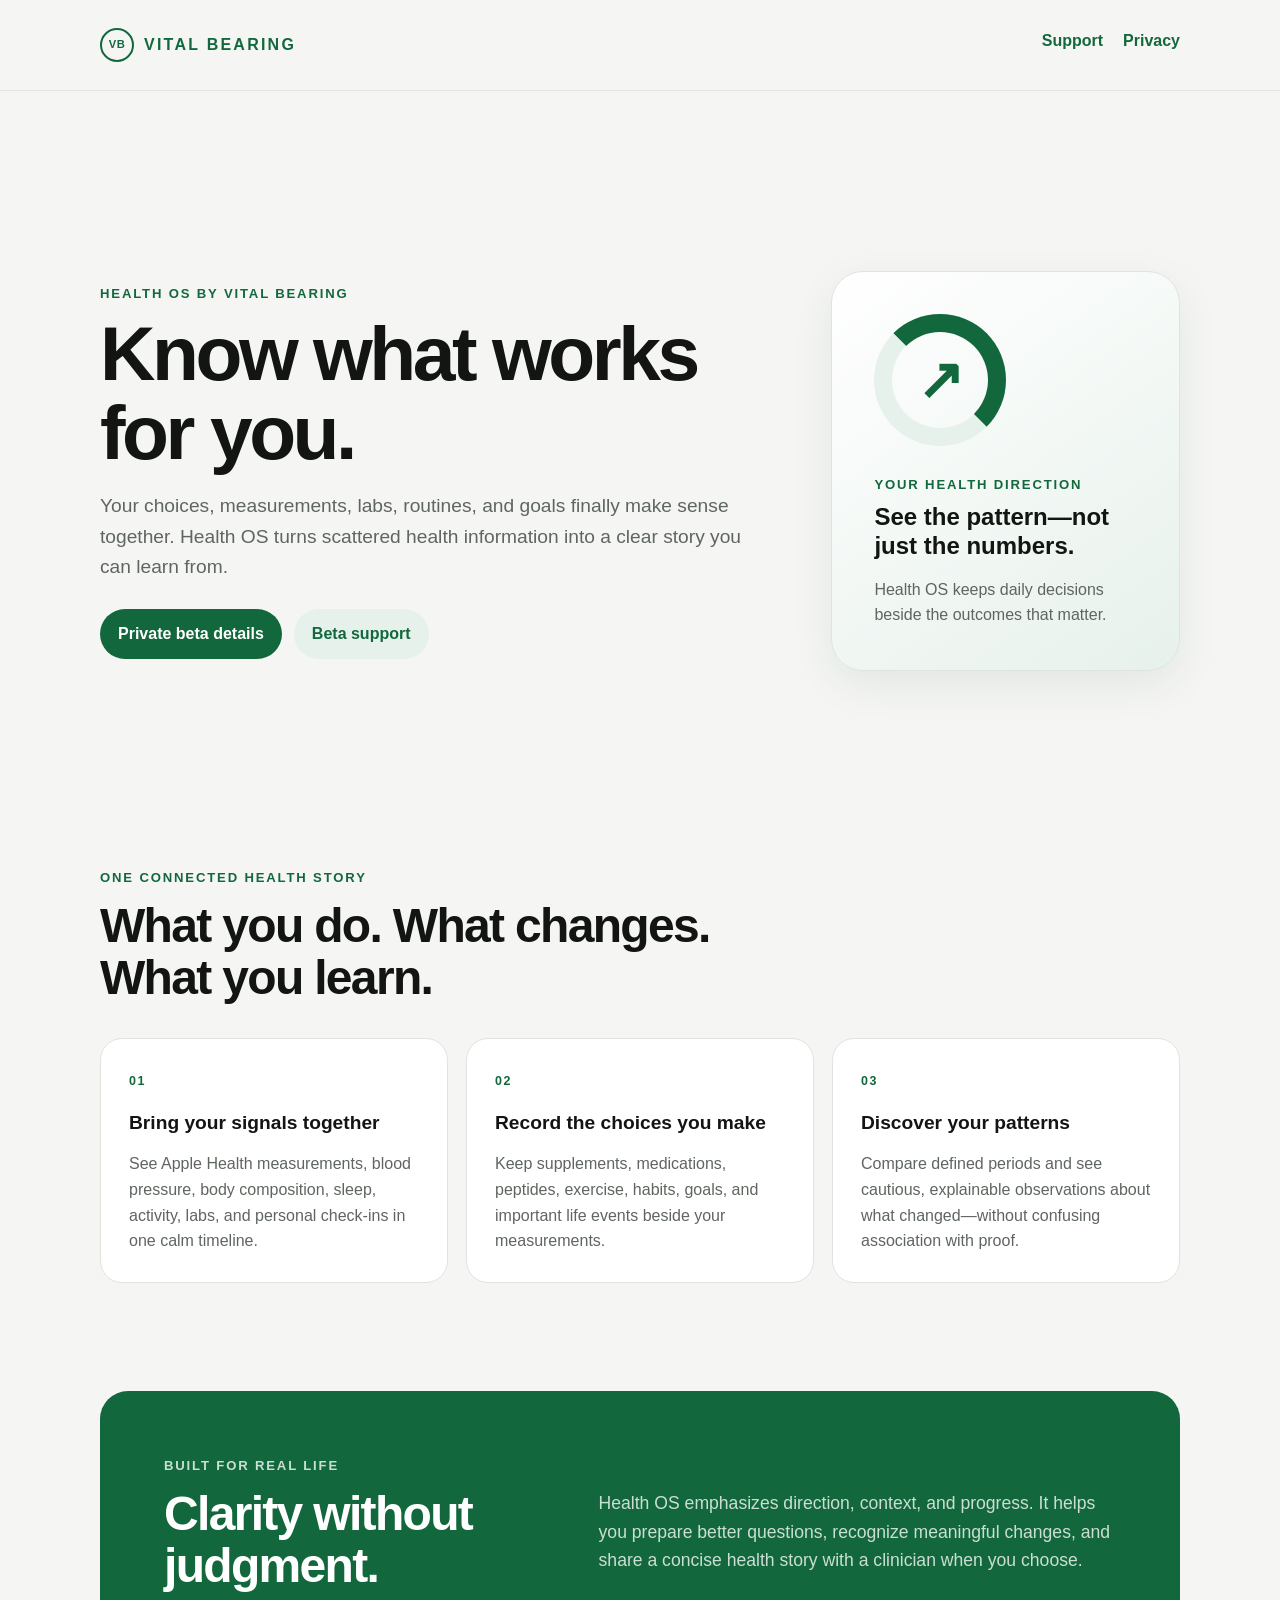
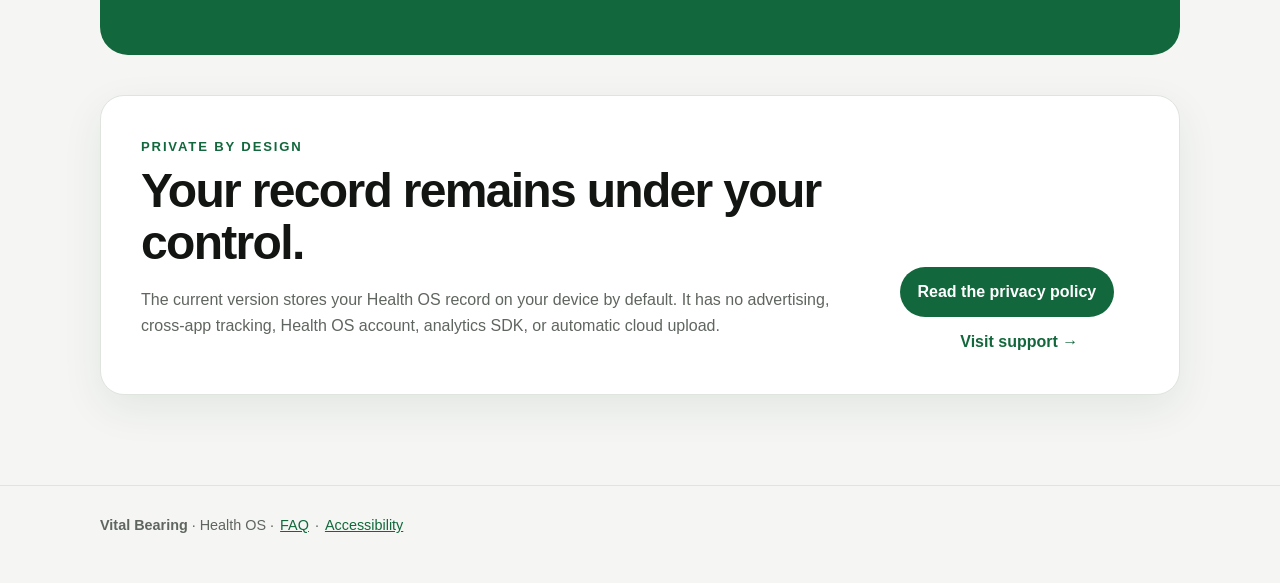
<file: index.html>
<!doctype html>
<html lang="en">
<head>
  <meta charset="utf-8">
  <meta name="viewport" content="width=device-width, initial-scale=1">
  <meta name="referrer" content="no-referrer">
  <meta http-equiv="Content-Security-Policy" content="default-src 'self'; style-src 'self'; img-src 'self' data:; object-src 'none'; base-uri 'self'; form-action 'none'">
  <meta name="description" content="Vital Bearing helps you connect daily health choices with measurements, labs, routines, and outcomes through Health OS.">
  <meta name="theme-color" content="#12683c">
  <meta property="og:type" content="website">
  <meta property="og:title" content="Vital Bearing · Know what works for you">
  <meta property="og:description" content="Connect your daily health choices with measurements, labs, routines, and outcomes through Health OS.">
  <meta property="og:url" content="https://vitalbearing.com/">
  <meta name="twitter:card" content="summary">
  <meta name="application-name" content="Vital Bearing">
  <meta name="apple-mobile-web-app-title" content="Vital Bearing">
  <link rel="canonical" href="https://vitalbearing.com/">
  <link rel="icon" href="icon.svg" type="image/svg+xml">
  <link rel="manifest" href="site.webmanifest">
  <title>Vital Bearing · Know what works for you</title>
  <link rel="stylesheet" href="styles.css">
</head>
<body>
  <a class="skip-link" href="#main-content">Skip to content</a>
  <header>
    <div class="shell">
      <a class="brand" href="index.html"><span class="brand-mark" aria-hidden="true">VB</span><span>VITAL BEARING</span></a>
      <nav aria-label="Main navigation">
        <a href="support.html">Support</a>
        <a href="privacy.html">Privacy</a>
      </nav>
    </div>
  </header>
  <main class="shell" id="main-content">
    <section class="hero">
      <div>
        <div class="eyebrow">Health OS by Vital Bearing</div>
        <h1>Know what works for you.</h1>
        <p class="lead">Your choices, measurements, labs, routines, and goals finally make sense together. Health OS turns scattered health information into a clear story you can learn from.</p>
        <div class="actions">
          <a class="button" href="support.html#beta-access">Private beta details</a>
          <a class="button secondary" href="support.html">Beta support</a>
        </div>
      </div>
      <div class="bearing-card" aria-label="Health OS direction summary example">
        <div class="bearing-ring"><span>↗</span></div>
        <div>
          <div class="eyebrow">Your health direction</div>
          <strong>See the pattern—not just the numbers.</strong>
          <p>Health OS keeps daily decisions beside the outcomes that matter.</p>
        </div>
      </div>
    </section>

    <section class="section-block" aria-labelledby="connect-heading">
      <div class="eyebrow">One connected health story</div>
      <h2 id="connect-heading">What you do. What changes. What you learn.</h2>
      <div class="feature-grid">
        <article class="feature-card">
          <span class="feature-number">01</span>
          <h3>Bring your signals together</h3>
          <p>See Apple Health measurements, blood pressure, body composition, sleep, activity, labs, and personal check-ins in one calm timeline.</p>
        </article>
        <article class="feature-card">
          <span class="feature-number">02</span>
          <h3>Record the choices you make</h3>
          <p>Keep supplements, medications, peptides, exercise, habits, goals, and important life events beside your measurements.</p>
        </article>
        <article class="feature-card">
          <span class="feature-number">03</span>
          <h3>Discover your patterns</h3>
          <p>Compare defined periods and see cautious, explainable observations about what changed—without confusing association with proof.</p>
        </article>
      </div>
    </section>

    <section class="story-panel">
      <div>
        <div class="eyebrow">Built for real life</div>
        <h2>Clarity without judgment.</h2>
      </div>
      <p>Health OS emphasizes direction, context, and progress. It helps you prepare better questions, recognize meaningful changes, and share a concise health story with a clinician when you choose.</p>
    </section>

    <section class="card privacy-card">
      <div>
        <div class="eyebrow">Private by design</div>
        <h2>Your record remains under your control.</h2>
        <p>The current version stores your Health OS record on your device by default. It has no advertising, cross-app tracking, Health OS account, analytics SDK, or automatic cloud upload.</p>
      </div>
      <div class="actions">
        <a class="button" href="privacy.html">Read the privacy policy</a>
        <a class="text-link" href="support.html">Visit support <span aria-hidden="true">→</span></a>
      </div>
    </section>
  </main>
  <footer><div class="shell"><strong>Vital Bearing</strong> · Health OS · <a href="faq.html">FAQ</a> · <a href="accessibility.html">Accessibility</a></div></footer>
</body>
</html>
</file>
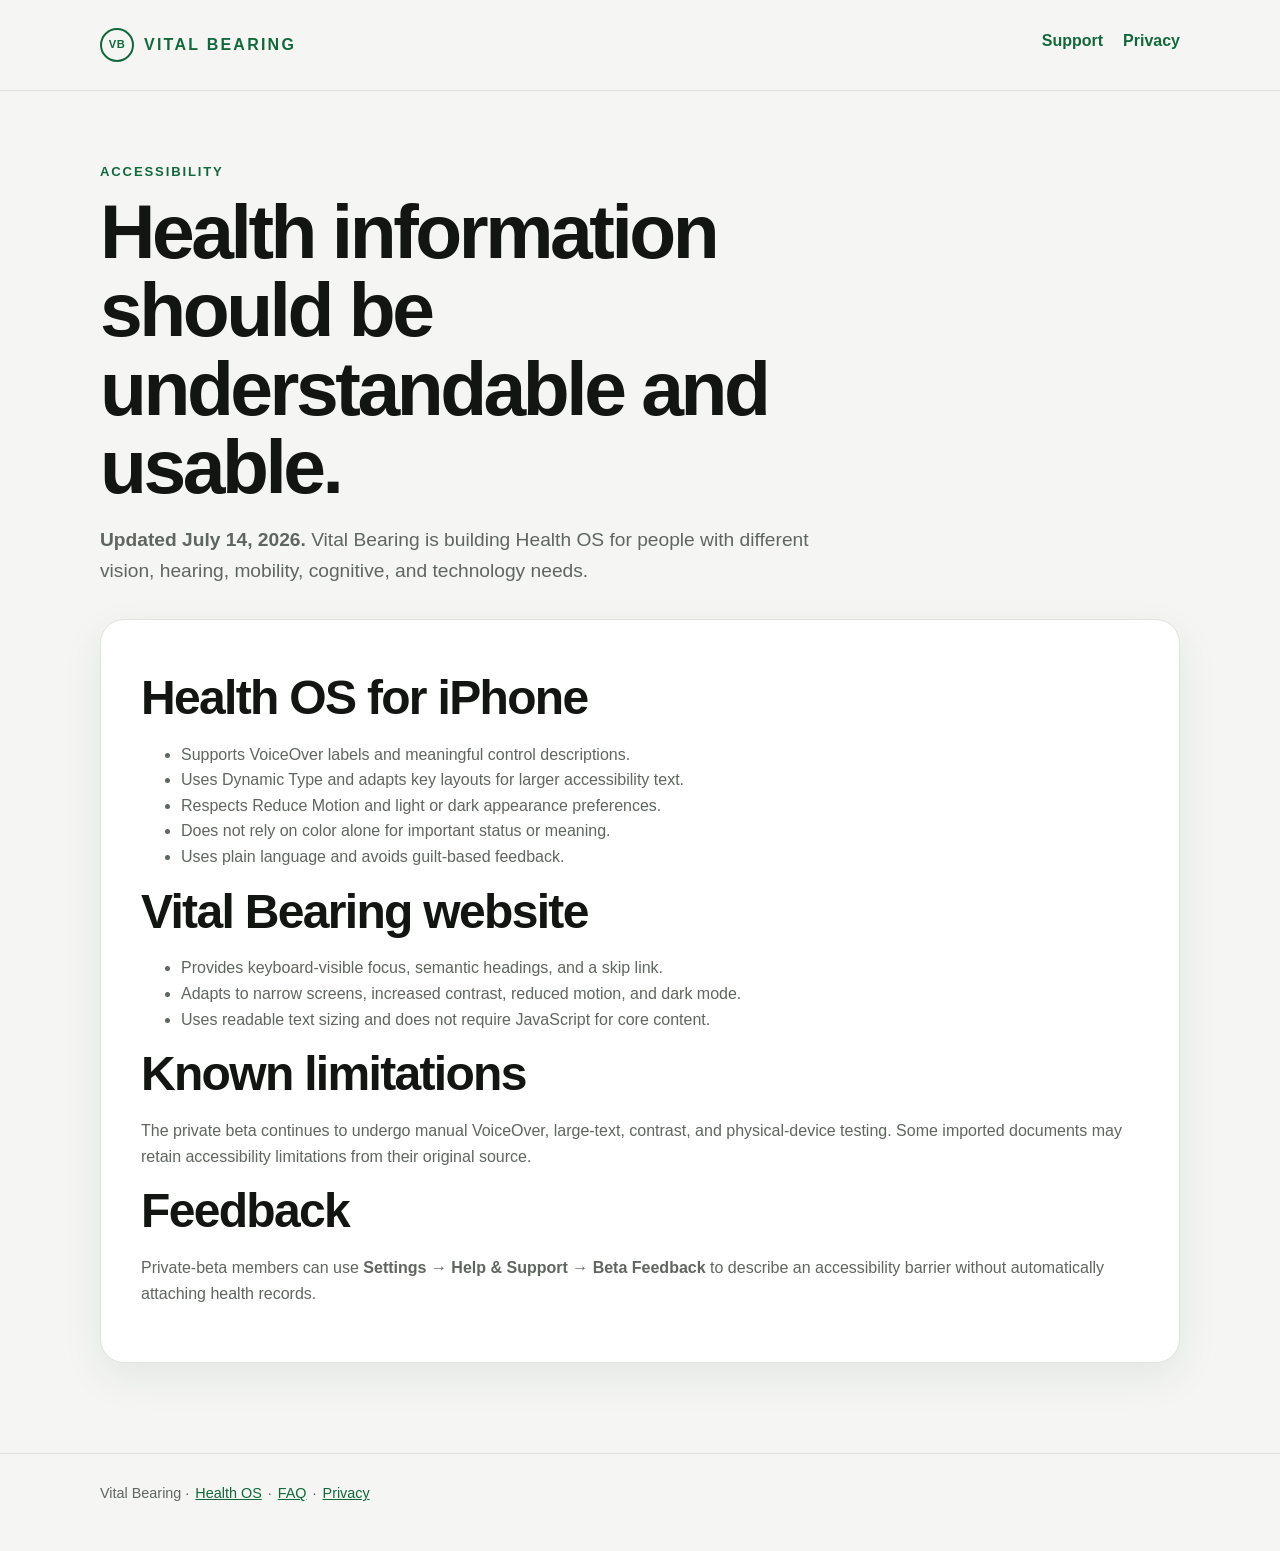
<file: accessibility.html>
<!doctype html>
<html lang="en">
<head>
  <meta charset="utf-8">
  <meta name="viewport" content="width=device-width, initial-scale=1">
  <meta name="referrer" content="no-referrer">
  <meta http-equiv="Content-Security-Policy" content="default-src 'self'; style-src 'self'; img-src 'self' data:; object-src 'none'; base-uri 'self'; form-action 'none'">
  <meta name="description" content="Vital Bearing accessibility statement for Health OS and its public website.">
  <meta name="theme-color" content="#12683c">
  <link rel="canonical" href="https://vitalbearing.com/accessibility.html">
  <link rel="icon" href="icon.svg" type="image/svg+xml">
  <link rel="manifest" href="site.webmanifest">
  <title>Accessibility · Vital Bearing</title>
  <link rel="stylesheet" href="styles.css">
</head>
<body>
  <a class="skip-link" href="#main-content">Skip to content</a>
  <header>
    <div class="shell">
      <a class="brand" href="index.html"><span class="brand-mark" aria-hidden="true">VB</span> VITAL BEARING</a>
      <nav aria-label="Main navigation"><a href="support.html">Support</a><a href="privacy.html">Privacy</a></nav>
    </div>
  </header>
  <main class="shell" id="main-content">
    <div class="eyebrow">Accessibility</div>
    <h1>Health information should be understandable and usable.</h1>
    <p class="lead"><strong>Updated July 14, 2026.</strong> Vital Bearing is building Health OS for people with different vision, hearing, mobility, cognitive, and technology needs.</p>

    <article class="card">
      <h2>Health OS for iPhone</h2>
      <ul>
        <li>Supports VoiceOver labels and meaningful control descriptions.</li>
        <li>Uses Dynamic Type and adapts key layouts for larger accessibility text.</li>
        <li>Respects Reduce Motion and light or dark appearance preferences.</li>
        <li>Does not rely on color alone for important status or meaning.</li>
        <li>Uses plain language and avoids guilt-based feedback.</li>
      </ul>

      <h2>Vital Bearing website</h2>
      <ul>
        <li>Provides keyboard-visible focus, semantic headings, and a skip link.</li>
        <li>Adapts to narrow screens, increased contrast, reduced motion, and dark mode.</li>
        <li>Uses readable text sizing and does not require JavaScript for core content.</li>
      </ul>

      <h2>Known limitations</h2>
      <p>The private beta continues to undergo manual VoiceOver, large-text, contrast, and physical-device testing. Some imported documents may retain accessibility limitations from their original source.</p>

      <h2>Feedback</h2>
      <p>Private-beta members can use <strong>Settings → Help &amp; Support → Beta Feedback</strong> to describe an accessibility barrier without automatically attaching health records.</p>
    </article>
  </main>
  <footer><div class="shell">Vital Bearing · <a href="index.html">Health OS</a> · <a href="faq.html">FAQ</a> · <a href="privacy.html">Privacy</a></div></footer>
</body>
</html>
</file>
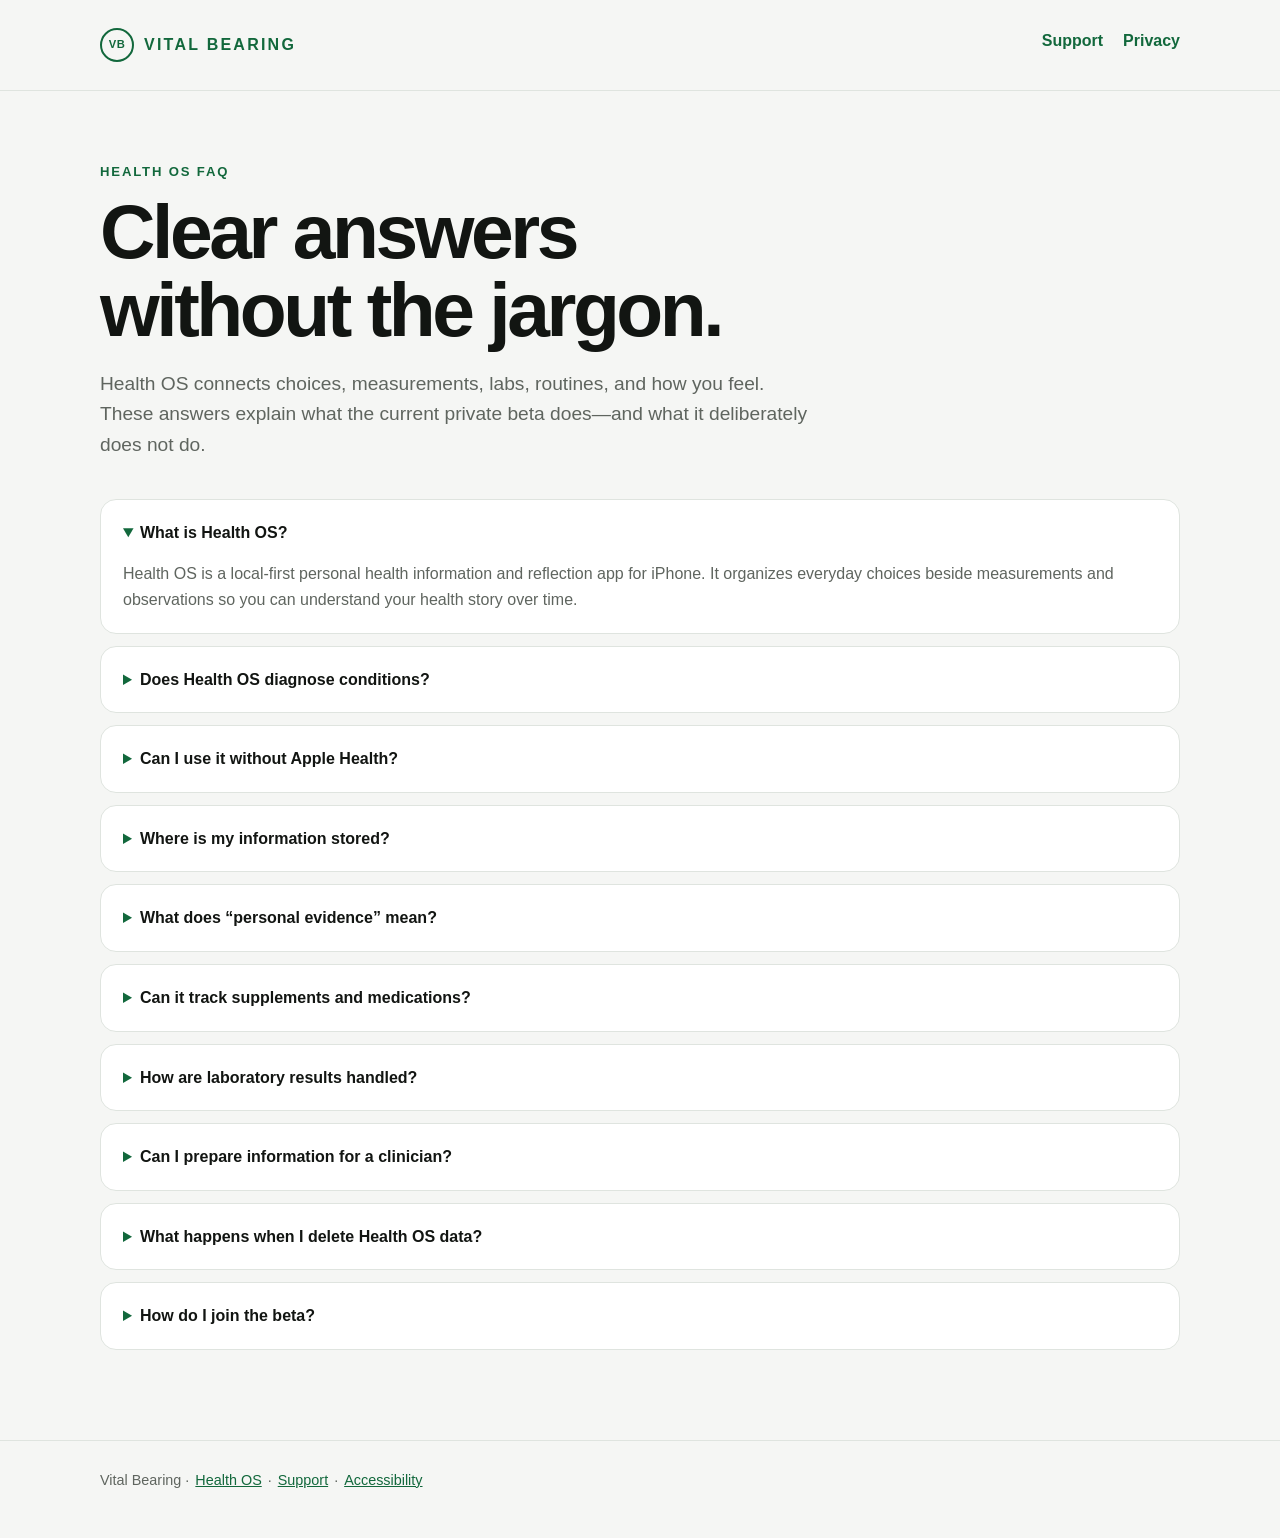
<file: faq.html>
<!doctype html>
<html lang="en">
<head>
  <meta charset="utf-8">
  <meta name="viewport" content="width=device-width, initial-scale=1">
  <meta name="referrer" content="no-referrer">
  <meta http-equiv="Content-Security-Policy" content="default-src 'self'; style-src 'self'; img-src 'self' data:; object-src 'none'; base-uri 'self'; form-action 'none'">
  <meta name="description" content="Frequently asked questions about Health OS and Vital Bearing.">
  <meta name="theme-color" content="#12683c">
  <link rel="canonical" href="https://vitalbearing.com/faq.html">
  <link rel="icon" href="icon.svg" type="image/svg+xml">
  <link rel="manifest" href="site.webmanifest">
  <title>Frequently Asked Questions · Health OS</title>
  <link rel="stylesheet" href="styles.css">
</head>
<body>
  <a class="skip-link" href="#main-content">Skip to content</a>
  <header>
    <div class="shell">
      <a class="brand" href="index.html"><span class="brand-mark" aria-hidden="true">VB</span> VITAL BEARING</a>
      <nav aria-label="Main navigation"><a href="support.html">Support</a><a href="privacy.html">Privacy</a></nav>
    </div>
  </header>
  <main class="shell" id="main-content">
    <div class="eyebrow">Health OS FAQ</div>
    <h1>Clear answers without the jargon.</h1>
    <p class="lead">Health OS connects choices, measurements, labs, routines, and how you feel. These answers explain what the current private beta does—and what it deliberately does not do.</p>

    <section class="faq-list" aria-label="Frequently asked questions">
      <details open><summary>What is Health OS?</summary><p>Health OS is a local-first personal health information and reflection app for iPhone. It organizes everyday choices beside measurements and observations so you can understand your health story over time.</p></details>
      <details><summary>Does Health OS diagnose conditions?</summary><p>No. Health OS does not diagnose, prescribe, provide emergency care, or replace a qualified healthcare professional.</p></details>
      <details><summary>Can I use it without Apple Health?</summary><p>Yes. Apple Health is optional. You can still record goals, routines, interventions, laboratory results, check-ins, measurements, and clinician-visit notes manually.</p></details>
      <details><summary>Where is my information stored?</summary><p>The current beta stores the Health OS record on your device by default. There is no Health OS account, advertising system, analytics SDK, or automatic cloud upload.</p></details>
      <details><summary>What does “personal evidence” mean?</summary><p>Health OS compares defined periods in your own records and describes observed associations. It shows confidence and limitations and never presents an association as proof that one action caused a result.</p></details>
      <details><summary>Can it track supplements and medications?</summary><p>Yes. You can record supplements, medications, peptides, exercise, lifestyle changes, purposes, timing, and notes. Health OS does not recommend that you start or stop treatment.</p></details>
      <details><summary>How are laboratory results handled?</summary><p>You can enter results manually or review supported text-based imports before saving. You remain responsible for confirming names, values, units, dates, and reference ranges against the original report.</p></details>
      <details><summary>Can I prepare information for a clinician?</summary><p>Yes. Health OS can prepare a concise snapshot of the selected period. You decide what to include and whether to save, print, or share it.</p></details>
      <details><summary>What happens when I delete Health OS data?</summary><p>Deleting a Health OS record removes the app's copy. It does not delete source measurements in Apple Health. Exported backups remain wherever you previously saved them.</p></details>
      <details><summary>How do I join the beta?</summary><p>The beta is currently invitation-only through Apple TestFlight. If you received an invitation, open it on your iPhone and follow Apple's installation prompts.</p></details>
    </section>
  </main>
  <footer><div class="shell">Vital Bearing · <a href="index.html">Health OS</a> · <a href="support.html">Support</a> · <a href="accessibility.html">Accessibility</a></div></footer>
</body>
</html>
</file>
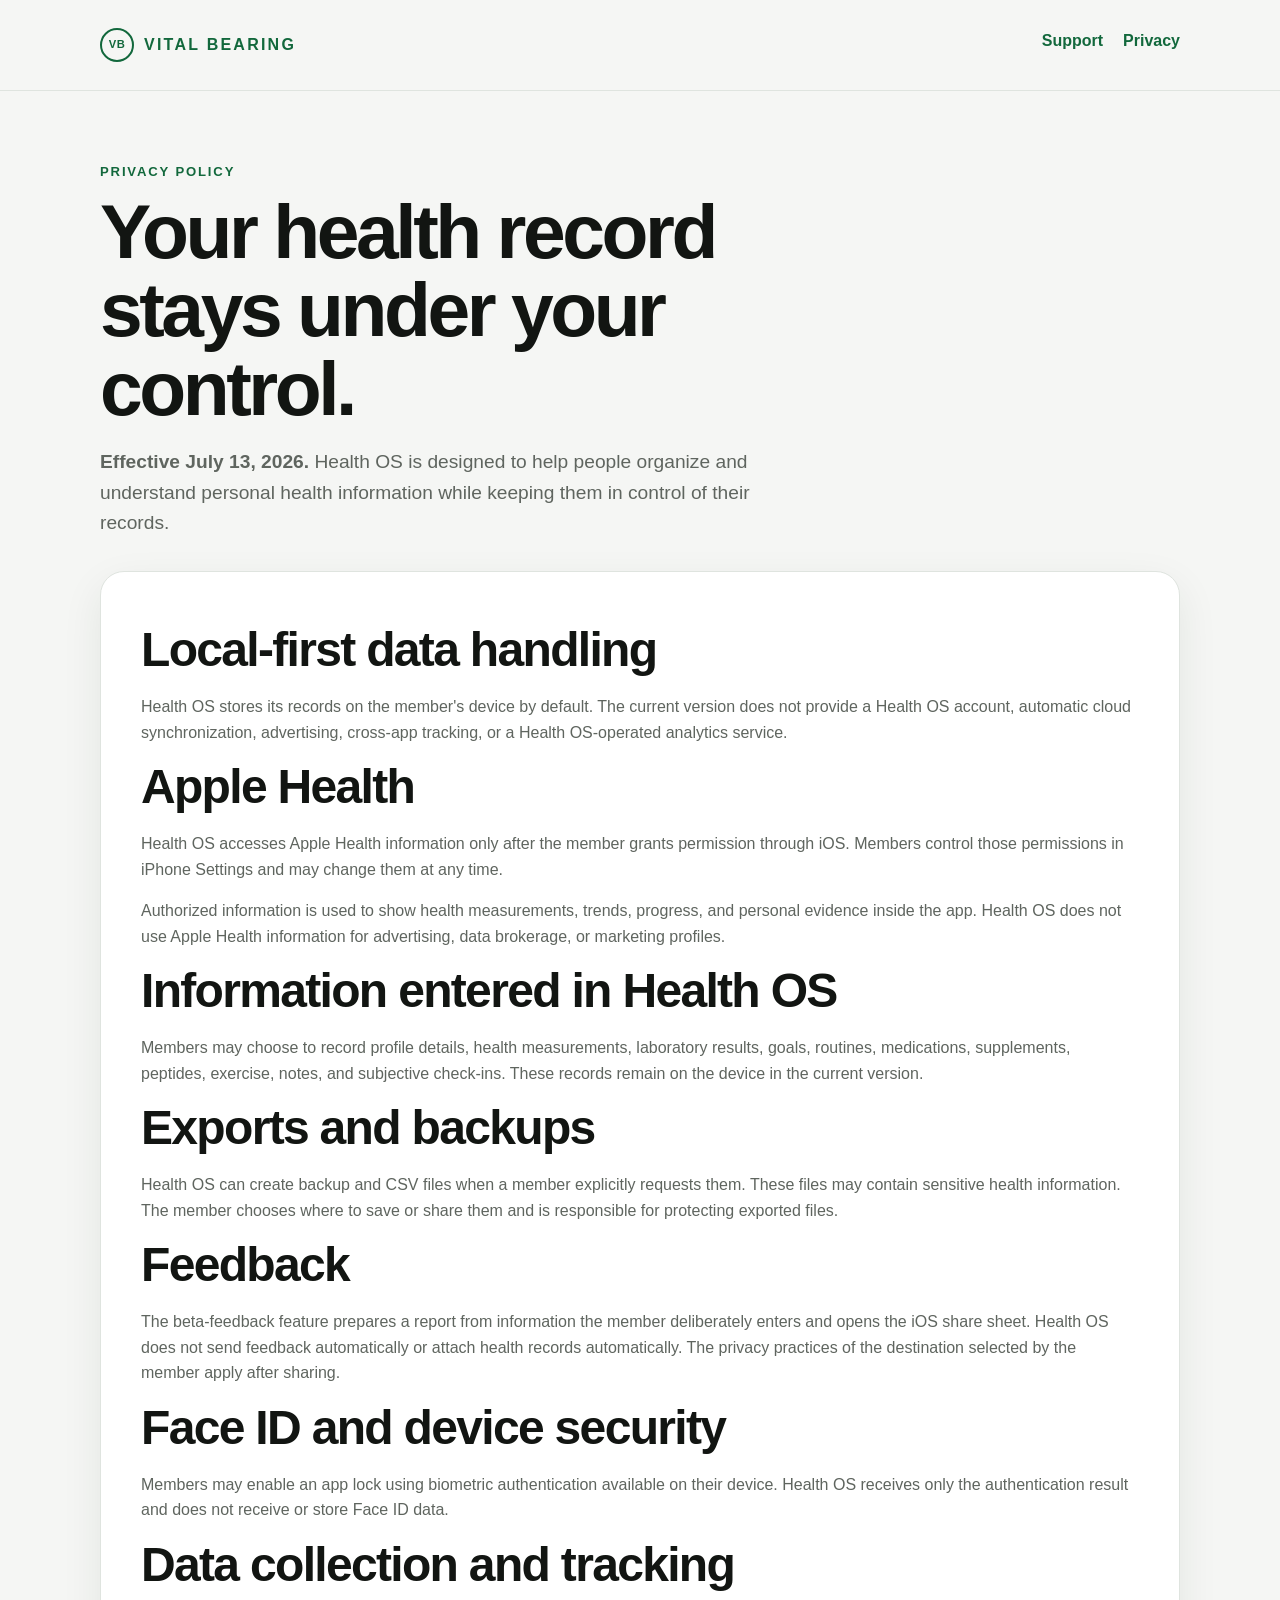
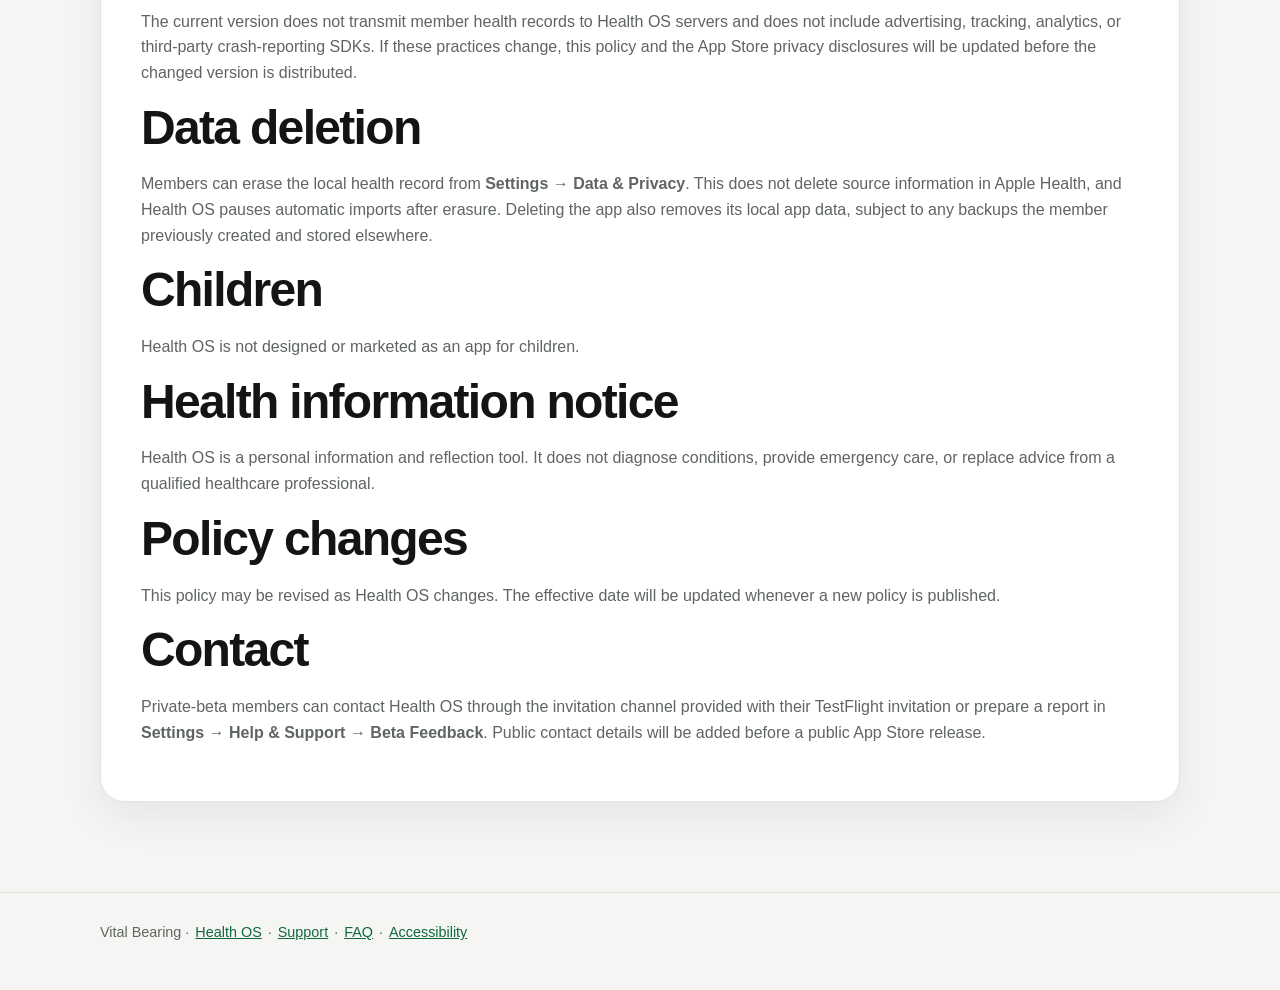
<file: privacy.html>
<!doctype html>
<html lang="en">
<head>
  <meta charset="utf-8">
  <meta name="viewport" content="width=device-width, initial-scale=1">
  <meta name="referrer" content="no-referrer">
  <meta http-equiv="Content-Security-Policy" content="default-src 'self'; style-src 'self'; img-src 'self' data:; object-src 'none'; base-uri 'self'; form-action 'none'">
  <meta name="description" content="Health OS privacy policy.">
  <meta name="theme-color" content="#12683c">
  <link rel="canonical" href="https://vitalbearing.com/privacy.html">
  <link rel="icon" href="icon.svg" type="image/svg+xml">
  <link rel="manifest" href="site.webmanifest">
  <title>Privacy Policy · Health OS</title>
  <link rel="stylesheet" href="styles.css">
</head>
<body>
  <a class="skip-link" href="#main-content">Skip to content</a>
  <header>
    <div class="shell">
      <a class="brand" href="index.html"><span class="brand-mark" aria-hidden="true">VB</span> VITAL BEARING</a>
      <nav aria-label="Main navigation"><a href="support.html">Support</a><a aria-current="page" href="privacy.html">Privacy</a></nav>
    </div>
  </header>
  <main class="shell" id="main-content">
    <div class="eyebrow">Privacy policy</div>
    <h1>Your health record stays under your control.</h1>
    <p class="lead"><strong>Effective July 13, 2026.</strong> Health OS is designed to help people organize and understand personal health information while keeping them in control of their records.</p>

    <article class="card">
      <h2>Local-first data handling</h2>
      <p>Health OS stores its records on the member's device by default. The current version does not provide a Health OS account, automatic cloud synchronization, advertising, cross-app tracking, or a Health OS-operated analytics service.</p>

      <h2>Apple Health</h2>
      <p>Health OS accesses Apple Health information only after the member grants permission through iOS. Members control those permissions in iPhone Settings and may change them at any time.</p>
      <p>Authorized information is used to show health measurements, trends, progress, and personal evidence inside the app. Health OS does not use Apple Health information for advertising, data brokerage, or marketing profiles.</p>

      <h2>Information entered in Health OS</h2>
      <p>Members may choose to record profile details, health measurements, laboratory results, goals, routines, medications, supplements, peptides, exercise, notes, and subjective check-ins. These records remain on the device in the current version.</p>

      <h2>Exports and backups</h2>
      <p>Health OS can create backup and CSV files when a member explicitly requests them. These files may contain sensitive health information. The member chooses where to save or share them and is responsible for protecting exported files.</p>

      <h2>Feedback</h2>
      <p>The beta-feedback feature prepares a report from information the member deliberately enters and opens the iOS share sheet. Health OS does not send feedback automatically or attach health records automatically. The privacy practices of the destination selected by the member apply after sharing.</p>

      <h2>Face ID and device security</h2>
      <p>Members may enable an app lock using biometric authentication available on their device. Health OS receives only the authentication result and does not receive or store Face ID data.</p>

      <h2>Data collection and tracking</h2>
      <p>The current version does not transmit member health records to Health OS servers and does not include advertising, tracking, analytics, or third-party crash-reporting SDKs. If these practices change, this policy and the App Store privacy disclosures will be updated before the changed version is distributed.</p>

      <h2>Data deletion</h2>
      <p>Members can erase the local health record from <strong>Settings → Data &amp; Privacy</strong>. This does not delete source information in Apple Health, and Health OS pauses automatic imports after erasure. Deleting the app also removes its local app data, subject to any backups the member previously created and stored elsewhere.</p>

      <h2>Children</h2>
      <p>Health OS is not designed or marketed as an app for children.</p>

      <h2>Health information notice</h2>
      <p>Health OS is a personal information and reflection tool. It does not diagnose conditions, provide emergency care, or replace advice from a qualified healthcare professional.</p>

      <h2>Policy changes</h2>
      <p>This policy may be revised as Health OS changes. The effective date will be updated whenever a new policy is published.</p>

      <h2>Contact</h2>
      <p>Private-beta members can contact Health OS through the invitation channel provided with their TestFlight invitation or prepare a report in <strong>Settings → Help &amp; Support → Beta Feedback</strong>. Public contact details will be added before a public App Store release.</p>
    </article>
  </main>
  <footer><div class="shell">Vital Bearing · <a href="index.html">Health OS</a> · <a href="support.html">Support</a> · <a href="faq.html">FAQ</a> · <a href="accessibility.html">Accessibility</a></div></footer>
</body>
</html>
</file>
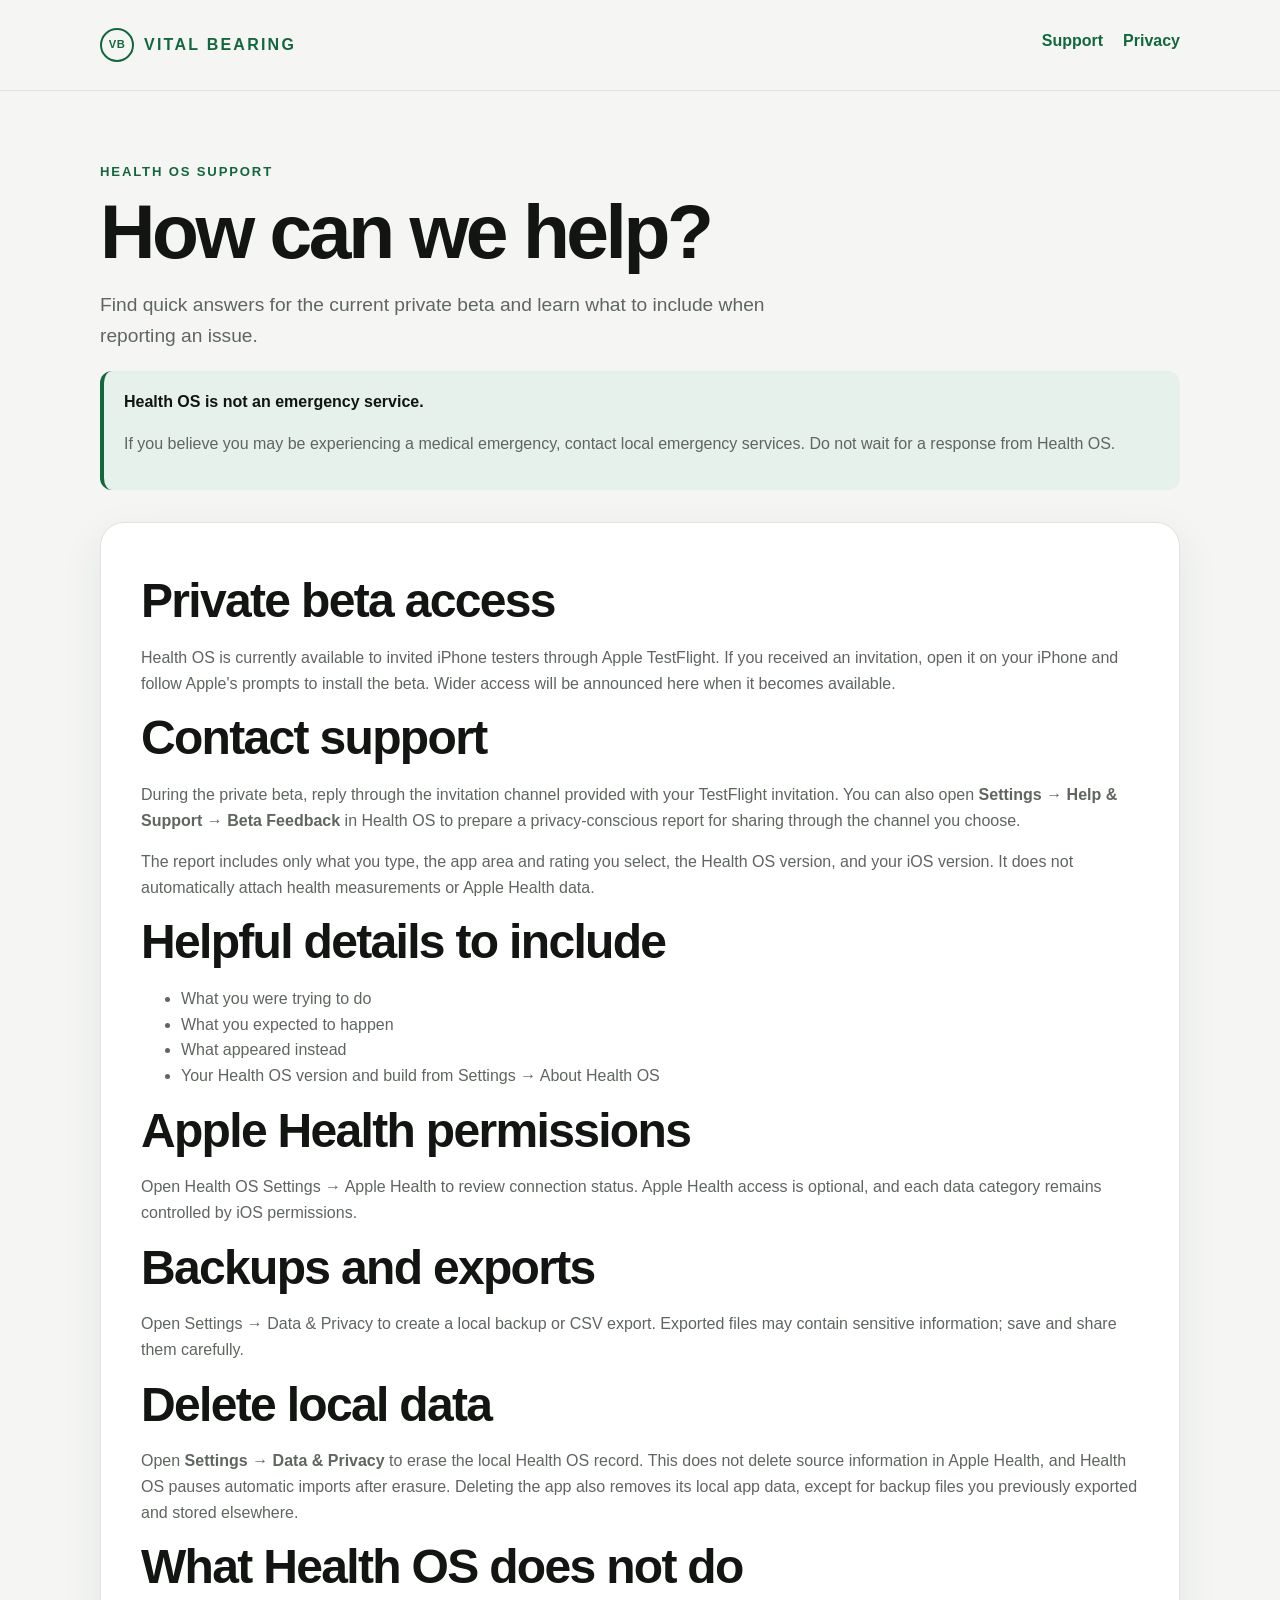
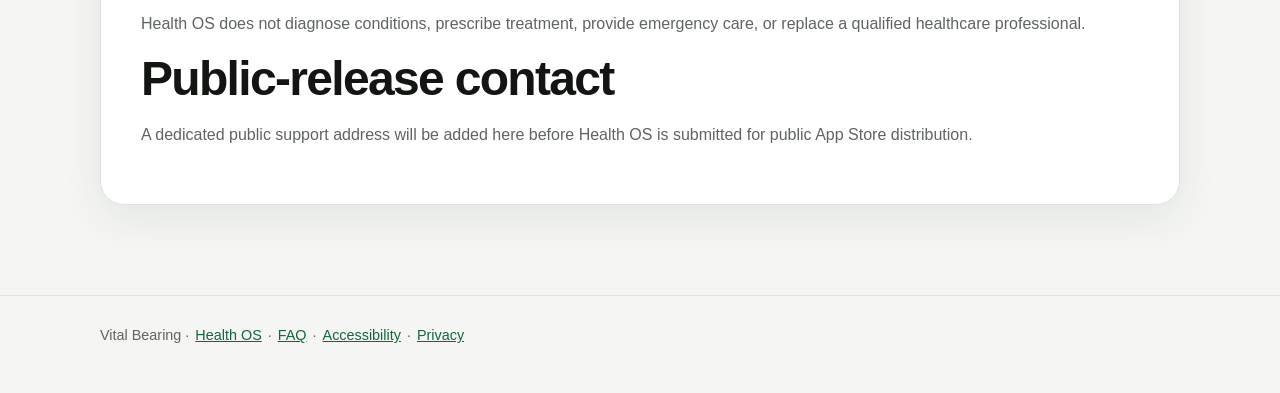
<file: support.html>
<!doctype html>
<html lang="en">
<head>
  <meta charset="utf-8">
  <meta name="viewport" content="width=device-width, initial-scale=1">
  <meta name="referrer" content="no-referrer">
  <meta http-equiv="Content-Security-Policy" content="default-src 'self'; style-src 'self'; img-src 'self' data:; object-src 'none'; base-uri 'self'; form-action 'none'">
  <meta name="description" content="Help and support for Health OS.">
  <meta name="theme-color" content="#12683c">
  <link rel="canonical" href="https://vitalbearing.com/support.html">
  <link rel="icon" href="icon.svg" type="image/svg+xml">
  <link rel="manifest" href="site.webmanifest">
  <title>Support · Health OS</title>
  <link rel="stylesheet" href="styles.css">
</head>
<body>
  <a class="skip-link" href="#main-content">Skip to content</a>
  <header>
    <div class="shell">
      <a class="brand" href="index.html"><span class="brand-mark" aria-hidden="true">VB</span> VITAL BEARING</a>
      <nav aria-label="Main navigation"><a aria-current="page" href="support.html">Support</a><a href="privacy.html">Privacy</a></nav>
    </div>
  </header>
  <main class="shell" id="main-content">
    <div class="eyebrow">Health OS support</div>
    <h1>How can we help?</h1>
    <p class="lead">Find quick answers for the current private beta and learn what to include when reporting an issue.</p>

    <section class="notice" aria-label="Emergency notice">
      <strong>Health OS is not an emergency service.</strong>
      <p>If you believe you may be experiencing a medical emergency, contact local emergency services. Do not wait for a response from Health OS.</p>
    </section>

    <article class="card">
      <h2 id="beta-access">Private beta access</h2>
      <p>Health OS is currently available to invited iPhone testers through Apple TestFlight. If you received an invitation, open it on your iPhone and follow Apple's prompts to install the beta. Wider access will be announced here when it becomes available.</p>

      <h2>Contact support</h2>
      <p>During the private beta, reply through the invitation channel provided with your TestFlight invitation. You can also open <strong>Settings → Help &amp; Support → Beta Feedback</strong> in Health OS to prepare a privacy-conscious report for sharing through the channel you choose.</p>
      <p>The report includes only what you type, the app area and rating you select, the Health OS version, and your iOS version. It does not automatically attach health measurements or Apple Health data.</p>

      <h2>Helpful details to include</h2>
      <ul>
        <li>What you were trying to do</li>
        <li>What you expected to happen</li>
        <li>What appeared instead</li>
        <li>Your Health OS version and build from Settings → About Health OS</li>
      </ul>

      <h2>Apple Health permissions</h2>
      <p>Open Health OS Settings → Apple Health to review connection status. Apple Health access is optional, and each data category remains controlled by iOS permissions.</p>

      <h2>Backups and exports</h2>
      <p>Open Settings → Data &amp; Privacy to create a local backup or CSV export. Exported files may contain sensitive information; save and share them carefully.</p>

      <h2>Delete local data</h2>
      <p>Open <strong>Settings → Data &amp; Privacy</strong> to erase the local Health OS record. This does not delete source information in Apple Health, and Health OS pauses automatic imports after erasure. Deleting the app also removes its local app data, except for backup files you previously exported and stored elsewhere.</p>

      <h2>What Health OS does not do</h2>
      <p>Health OS does not diagnose conditions, prescribe treatment, provide emergency care, or replace a qualified healthcare professional.</p>

      <h2>Public-release contact</h2>
      <p>A dedicated public support address will be added here before Health OS is submitted for public App Store distribution.</p>
    </article>
  </main>
  <footer><div class="shell">Vital Bearing · <a href="index.html">Health OS</a> · <a href="faq.html">FAQ</a> · <a href="accessibility.html">Accessibility</a> · <a href="privacy.html">Privacy</a></div></footer>
</body>
</html>
</file>
<file: styles.css>
:root {
  color-scheme: light dark;
  --canvas: #f5f6f4;
  --surface: #ffffff;
  --text: #121512;
  --muted: #5f655f;
  --green: #12683c;
  --green-soft: #e7f1eb;
  --border: #dfe4df;
  --shadow: 0 14px 40px rgba(20, 45, 30, 0.08);
}
@media (prefers-color-scheme: dark) {
  :root {
    --canvas: #0d100e;
    --surface: #151a16;
    --text: #f4f7f4;
    --muted: #adb5ae;
    --green: #5cc78b;
    --green-soft: #172b20;
    --border: #29342d;
    --shadow: none;
  }
}

* { box-sizing: border-box; }

html { font-family: -apple-system, BlinkMacSystemFont, "SF Pro Text", "Segoe UI", sans-serif; }

body {
  margin: 0;
  background: var(--canvas);
  color: var(--text);
  line-height: 1.6;
}

a { color: var(--green); }
a:focus-visible { outline: 3px solid var(--green); outline-offset: 3px; }
a, .button { transition: color .18s ease, background-color .18s ease, transform .18s ease; }
a:hover { text-decoration-thickness: 2px; }
.button:hover { transform: translateY(-1px); }

.skip-link {
  position: absolute;
  left: 16px;
  top: -80px;
  z-index: 10;
  padding: 10px 14px;
  border-radius: 10px;
  background: var(--surface);
  color: var(--text);
  font-weight: 750;
}

.skip-link:focus { top: 12px; }

.shell { width: min(1080px, calc(100% - 40px)); margin: 0 auto; }

header {
  padding: 28px 0;
  border-bottom: 1px solid var(--border);
}

.brand {
  display: inline-flex;
  align-items: center;
  gap: 10px;
  color: var(--green);
  font-weight: 800;
  letter-spacing: .14em;
  text-decoration: none;
}

.brand-mark {
  display: grid;
  width: 34px;
  height: 34px;
  place-items: center;
  border: 2px solid currentColor;
  border-radius: 50%;
  font-size: .7rem;
  letter-spacing: .04em;
}

nav { float: right; display: flex; gap: 20px; }
nav a { font-weight: 650; text-decoration: none; }

main { padding: 70px 0 90px; }

.hero {
  display: grid;
  grid-template-columns: minmax(0, 1.3fr) minmax(300px, .7fr);
  gap: clamp(36px, 7vw, 84px);
  align-items: center;
  min-height: 620px;
}

.eyebrow {
  color: var(--green);
  font-size: .82rem;
  font-weight: 800;
  letter-spacing: .14em;
  text-transform: uppercase;
}

h1 { max-width: 720px; margin: 10px 0 20px; font-size: clamp(2.4rem, 7vw, 4.8rem); line-height: 1.02; letter-spacing: -.045em; }
h2 { margin: 12px 0 18px; font-size: clamp(1.8rem, 4vw, 3rem); line-height: 1.08; letter-spacing: -.035em; }
h3 { margin-bottom: 4px; }
p, li { color: var(--muted); }
.lead { max-width: 720px; font-size: 1.2rem; }

.bearing-card {
  display: grid;
  gap: 28px;
  padding: clamp(26px, 5vw, 42px);
  background: linear-gradient(145deg, var(--surface), var(--green-soft));
  border: 1px solid var(--border);
  border-radius: 32px;
  box-shadow: var(--shadow);
}

.bearing-card strong { display: block; margin-top: 8px; font-size: 1.5rem; line-height: 1.2; }
.bearing-card p { margin-bottom: 0; }

.bearing-ring {
  display: grid;
  width: 132px;
  height: 132px;
  place-items: center;
  border: 18px solid var(--green-soft);
  border-top-color: var(--green);
  border-right-color: var(--green);
  border-radius: 50%;
  color: var(--green);
  font-size: 3.5rem;
  font-weight: 800;
}

.section-block { padding: 86px 0 36px; }
.section-block > h2 { max-width: 720px; }

.feature-grid {
  display: grid;
  grid-template-columns: repeat(3, 1fr);
  gap: 18px;
  margin-top: 34px;
}

.feature-card {
  padding: 28px;
  background: var(--surface);
  border: 1px solid var(--border);
  border-radius: 22px;
}

.feature-card h3 { font-size: 1.2rem; line-height: 1.25; }
.feature-card p { margin-bottom: 0; }
.feature-number { color: var(--green); font-size: .78rem; font-weight: 850; letter-spacing: .12em; }

.story-panel {
  display: grid;
  grid-template-columns: .8fr 1.2fr;
  gap: clamp(32px, 7vw, 100px);
  align-items: end;
  margin: 72px 0 40px;
  padding: clamp(32px, 6vw, 64px);
  background: var(--green);
  border-radius: 28px;
  color: white;
}

.story-panel .eyebrow, .story-panel p { color: rgba(255,255,255,.78); }
.story-panel h2 { margin-bottom: 0; }
.story-panel p { font-size: 1.1rem; }

.card {
  margin-top: 32px;
  padding: clamp(24px, 5vw, 40px);
  background: var(--surface);
  border: 1px solid var(--border);
  border-radius: 24px;
  box-shadow: var(--shadow);
}

.notice {
  padding: 18px 20px;
  background: var(--green-soft);
  border-left: 4px solid var(--green);
  border-radius: 12px;
}

.actions { display: flex; flex-wrap: wrap; gap: 12px; margin-top: 26px; }
.button {
  display: inline-block;
  padding: 12px 18px;
  border-radius: 999px;
  background: var(--green);
  color: white;
  font-weight: 750;
  text-decoration: none;
}
.button.secondary { color: var(--green); background: var(--green-soft); }
.text-link { align-self: center; font-weight: 750; text-decoration: none; }

.privacy-card {
  display: grid;
  grid-template-columns: 1.5fr .5fr;
  gap: 40px;
  align-items: end;
}
.privacy-card h2 { margin-top: 8px; }
.privacy-card .actions { flex-direction: column; align-items: flex-start; }

.faq-list { display: grid; gap: 12px; margin-top: 38px; }
.faq-list details {
  padding: 20px 22px;
  background: var(--surface);
  border: 1px solid var(--border);
  border-radius: 16px;
}
.faq-list summary { cursor: pointer; font-weight: 750; }
.faq-list summary::marker { color: var(--green); }
.faq-list p { margin-bottom: 0; }

footer { padding: 28px 0 46px; border-top: 1px solid var(--border); color: var(--muted); font-size: .9rem; }
footer a { margin-inline: 2px; }

@media (max-width: 620px) {
  header { padding-bottom: 20px; }
  nav { float: none; margin-top: 18px; }
  main { padding-top: 48px; }
}

@media (max-width: 820px) {
  .hero, .feature-grid, .story-panel, .privacy-card { grid-template-columns: 1fr; }
  .hero { min-height: 0; }
  .bearing-card { margin-top: 8px; }
  .section-block { padding-top: 72px; }
}

@media (prefers-reduced-motion: reduce) {
  *, *::before, *::after {
    scroll-behavior: auto !important;
    transition-duration: .01ms !important;
  }
}

@media (prefers-contrast: more) {
  :root { --border: currentColor; }
  .feature-card, .card, .bearing-card { border-width: 2px; }
}

@media print {
  header nav, .actions { display: none; }
  body { background: white; color: black; }
  main { padding-top: 24px; }
  .card, .feature-card, .bearing-card { box-shadow: none; break-inside: avoid; }
}
</file>
